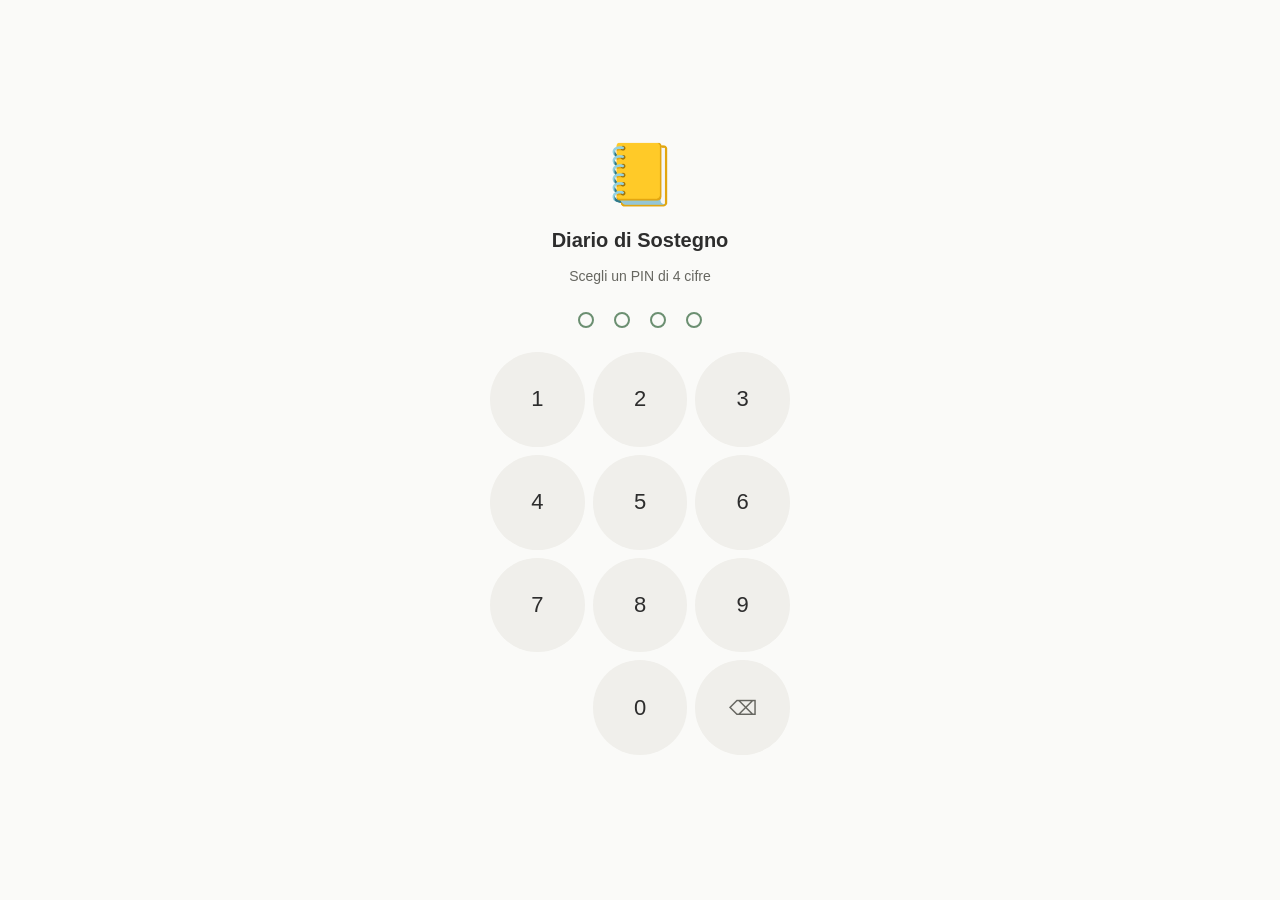
<file: index.html>
<!DOCTYPE html>
<html lang="it">
<head>
  <meta charset="UTF-8">
  <meta name="viewport" content="width=device-width, initial-scale=1, viewport-fit=cover">
  <title>Diario di Sostegno</title>

  <!-- PWA -->
  <link rel="manifest" href="manifest.json">
  <meta name="theme-color" content="#6B8F71">
  <meta name="apple-mobile-web-app-capable" content="yes">
  <meta name="apple-mobile-web-app-status-bar-style" content="default">
  <meta name="apple-mobile-web-app-title" content="Diario">
  <link rel="apple-touch-icon" href="icons/icon-180.png">

  <link rel="stylesheet" href="css/style.css">
</head>
<body>

  <!-- ===== SCHERMATA CREAZIONE PIN (primo avvio) ===== -->
  <div id="pin-setup-overlay" class="pin-overlay hidden">
    <div class="pin-box">
      <div class="pin-logo">📒</div>
      <h1 class="pin-title">Diario di Sostegno</h1>
      <p id="setup-subtitle" class="pin-subtitle">Scegli un PIN di 4 cifre</p>
      <div class="pin-dots" id="setup-dots">
        <span class="pin-dot" id="setup-dot-0"></span>
        <span class="pin-dot" id="setup-dot-1"></span>
        <span class="pin-dot" id="setup-dot-2"></span>
        <span class="pin-dot" id="setup-dot-3"></span>
      </div>
      <div id="setup-error" class="pin-error hidden"></div>
      <div class="pin-pad" id="setup-pad">
        <button class="pin-key" data-digit="1">1</button>
        <button class="pin-key" data-digit="2">2</button>
        <button class="pin-key" data-digit="3">3</button>
        <button class="pin-key" data-digit="4">4</button>
        <button class="pin-key" data-digit="5">5</button>
        <button class="pin-key" data-digit="6">6</button>
        <button class="pin-key" data-digit="7">7</button>
        <button class="pin-key" data-digit="8">8</button>
        <button class="pin-key" data-digit="9">9</button>
        <span class="pin-key pin-key--empty"></span>
        <button class="pin-key" data-digit="0">0</button>
        <button class="pin-key pin-key--del" id="setup-del">⌫</button>
      </div>
    </div>
  </div>

  <!-- ===== SCHERMATA INSERIMENTO PIN ===== -->
  <div id="pin-overlay" class="pin-overlay hidden">
    <div class="pin-box">
      <div class="pin-logo">🔒</div>
      <h1 class="pin-title">Diario di Sostegno</h1>
      <p id="pin-subtitle" class="pin-subtitle">Inserisci il PIN</p>
      <div class="pin-dots">
        <span class="pin-dot" id="pin-dot-0"></span>
        <span class="pin-dot" id="pin-dot-1"></span>
        <span class="pin-dot" id="pin-dot-2"></span>
        <span class="pin-dot" id="pin-dot-3"></span>
      </div>
      <div id="pin-error" class="pin-error hidden"></div>
      <div class="pin-pad" id="pin-pad">
        <button class="pin-key" data-digit="1">1</button>
        <button class="pin-key" data-digit="2">2</button>
        <button class="pin-key" data-digit="3">3</button>
        <button class="pin-key" data-digit="4">4</button>
        <button class="pin-key" data-digit="5">5</button>
        <button class="pin-key" data-digit="6">6</button>
        <button class="pin-key" data-digit="7">7</button>
        <button class="pin-key" data-digit="8">8</button>
        <button class="pin-key" data-digit="9">9</button>
        <span class="pin-key pin-key--empty"></span>
        <button class="pin-key" data-digit="0">0</button>
        <button class="pin-key pin-key--del" id="pin-del">⌫</button>
      </div>
    </div>
  </div>

  <!-- ===== APP PRINCIPALE ===== -->
  <div id="app" class="app hidden">

    <!-- Stack schermate secondarie (slideIn da destra) -->
    <div id="screen-stack"></div>

    <!-- Contenuto tab -->
    <main id="main-content">
      <section id="tab-home"         class="tab-content active"></section>
      <section id="tab-studenti"     class="tab-content"></section>
      <section id="tab-timeline"     class="tab-content"></section>
      <section id="tab-statistiche"  class="tab-content"></section>
      <section id="tab-impostazioni" class="tab-content"></section>
    </main>

    <!-- Navigazione inferiore -->
    <nav class="bottom-nav">
      <button class="nav-btn active" data-tab="home">
        <span class="nav-icon">🏠</span>
        <span class="nav-label">Home</span>
      </button>
      <button class="nav-btn" data-tab="studenti">
        <span class="nav-icon">👤</span>
        <span class="nav-label">Studenti</span>
      </button>
      <button class="nav-btn" data-tab="timeline">
        <span class="nav-icon">📋</span>
        <span class="nav-label">Timeline</span>
      </button>
      <button class="nav-btn" data-tab="statistiche">
        <span class="nav-icon">📊</span>
        <span class="nav-label">Statistiche</span>
      </button>
      <button class="nav-btn" data-tab="impostazioni">
        <span class="nav-icon">⚙️</span>
        <span class="nav-label">Impostazioni</span>
      </button>
    </nav>

  </div>

  <!-- Script in ordine di dipendenza -->
  <script src="js/db.js"></script>
  <script src="js/pin.js"></script>
  <script src="js/home.js"></script>
  <script src="js/students.js"></script>
  <script src="js/notes.js"></script>
  <script src="js/timeline.js"></script>
  <script src="js/stats.js"></script>
  <script src="js/deadlines.js"></script>
  <script src="js/settings.js"></script>
  <script src="js/synthesis.js"></script>
  <script src="js/app.js"></script>
</body>
</html>
</file>
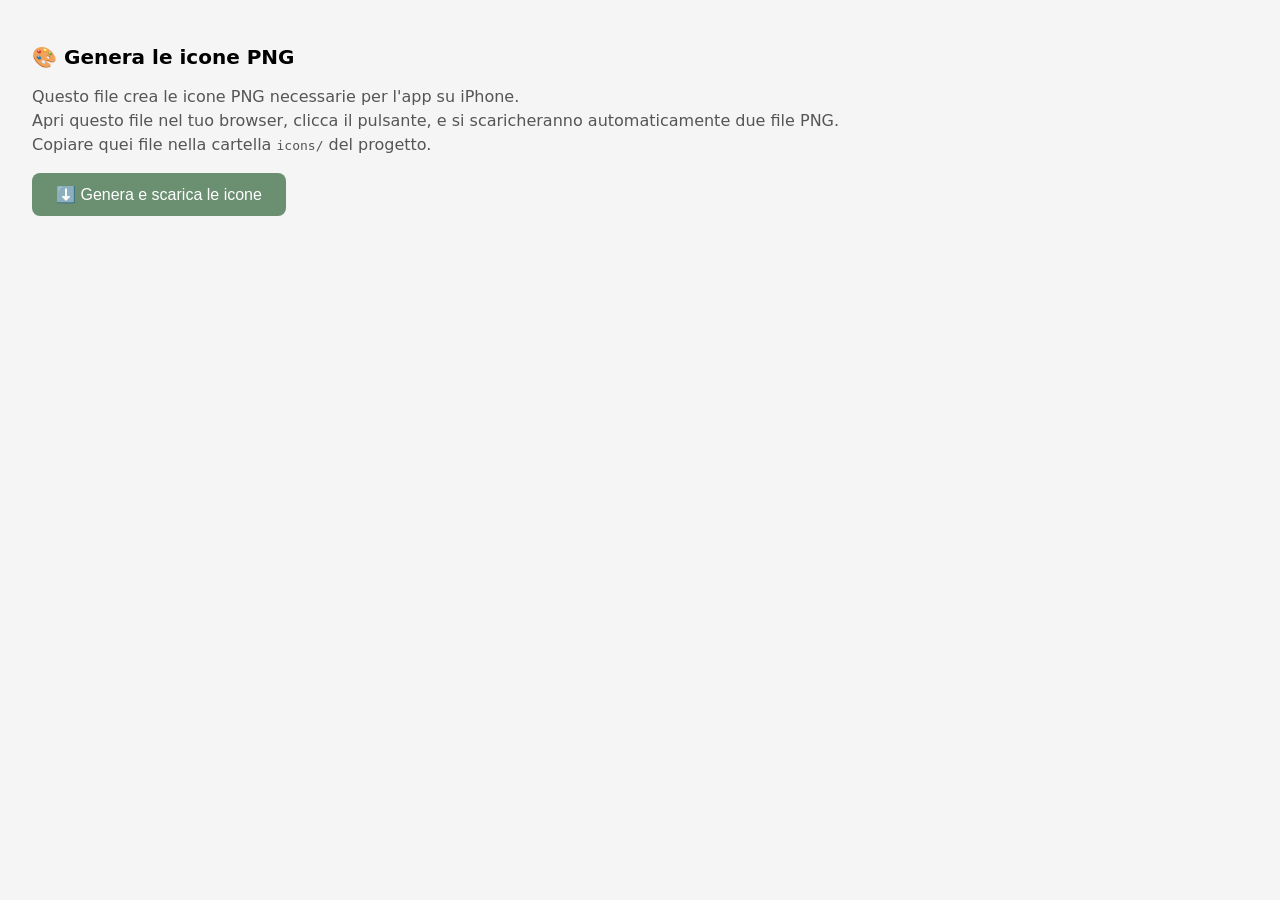
<file: icons/generate-icons.html>
<!DOCTYPE html>
<html lang="it">
<head>
  <meta charset="UTF-8">
  <title>Genera icone — Diario di Sostegno</title>
  <style>
    body { font-family: system-ui; padding: 24px; background: #f5f5f5; }
    h1 { font-size: 20px; margin-bottom: 16px; }
    p  { margin-bottom: 16px; color: #555; line-height: 1.5; }
    button { padding: 12px 24px; background: #6B8F71; color: white; border: none; border-radius: 8px; font-size: 16px; cursor: pointer; margin-right: 8px; }
    canvas { display: none; }
    .done { color: #27AE60; font-weight: bold; }
  </style>
</head>
<body>
  <h1>🎨 Genera le icone PNG</h1>
  <p>Questo file crea le icone PNG necessarie per l'app su iPhone.<br>
     Apri questo file nel tuo browser, clicca il pulsante, e si scaricheranno automaticamente due file PNG.<br>
     Copiare quei file nella cartella <code>icons/</code> del progetto.</p>

  <button onclick="generateAll()">⬇️ Genera e scarica le icone</button>
  <p id="status"></p>

  <canvas id="c192" width="192" height="192"></canvas>
  <canvas id="c512" width="512" height="512"></canvas>
  <canvas id="c180" width="180" height="180"></canvas>

  <script>
    function drawIcon(canvas) {
      const s = canvas.width;
      const ctx = canvas.getContext('2d');
      const r = s * 0.215;

      // Sfondo arrotondato
      ctx.beginPath();
      ctx.moveTo(r, 0);
      ctx.lineTo(s - r, 0);
      ctx.quadraticCurveTo(s, 0, s, r);
      ctx.lineTo(s, s - r);
      ctx.quadraticCurveTo(s, s, s - r, s);
      ctx.lineTo(r, s);
      ctx.quadraticCurveTo(0, s, 0, s - r);
      ctx.lineTo(0, r);
      ctx.quadraticCurveTo(0, 0, r, 0);
      ctx.closePath();
      ctx.fillStyle = '#6B8F71';
      ctx.fill();

      // Libro bianco
      const bx = s * 0.266, by = s * 0.188, bw = s * 0.469, bh = s * 0.586;
      ctx.fillStyle = 'rgba(255,255,255,0.95)';
      _roundRect(ctx, bx, by, bw, bh, s * 0.039);
      ctx.fill();

      // Costola
      ctx.fillStyle = '#A8C5AE';
      _roundRect(ctx, bx, by, s * 0.07, bh, s * 0.02);
      ctx.fill();

      // Righe
      ctx.fillStyle = 'rgba(107,143,113,0.5)';
      const lx = bx + s * 0.125, lw = bw - s * 0.164;
      const rows = [0.305, 0.371, 0.437, 0.503, 0.57];
      rows.forEach((y, i) => {
        _roundRect(ctx, lx, s * y, i === 2 || i === 4 ? lw * 0.83 : lw, s * 0.027, s * 0.013);
        ctx.fill();
      });
    }

    function _roundRect(ctx, x, y, w, h, r) {
      ctx.beginPath();
      ctx.moveTo(x + r, y);
      ctx.lineTo(x + w - r, y);
      ctx.quadraticCurveTo(x + w, y, x + w, y + r);
      ctx.lineTo(x + w, y + h - r);
      ctx.quadraticCurveTo(x + w, y + h, x + w - r, y + h);
      ctx.lineTo(x + r, y + h);
      ctx.quadraticCurveTo(x, y + h, x, y + h - r);
      ctx.lineTo(x, y + r);
      ctx.quadraticCurveTo(x, y, x + r, y);
      ctx.closePath();
    }

    function download(canvas, name) {
      const a = document.createElement('a');
      a.href = canvas.toDataURL('image/png');
      a.download = name;
      a.click();
    }

    function generateAll() {
      ['c192', 'c512', 'c180'].forEach(id => drawIcon(document.getElementById(id)));
      setTimeout(() => download(document.getElementById('c192'), 'icon-192.png'), 100);
      setTimeout(() => download(document.getElementById('c512'), 'icon-512.png'), 400);
      setTimeout(() => download(document.getElementById('c180'), 'icon-180.png'), 700);
      document.getElementById('status').innerHTML =
        '<span class="done">✅ Scaricati! Copia icon-192.png, icon-512.png e icon-180.png nella cartella icons/</span>';
    }
  </script>
</body>
</html>
</file>
<file: css/style.css>
/* ============================================================
   DIARIO DI SOSTEGNO — Design System
   ============================================================ */

/* ===== VARIABILI ===== */
:root {
  /* Colori principali */
  --bg:          #FAFAF8;
  --bg-card:     #F0EFEB;
  --bg-elevated: #FFFFFF;
  --accent:      #6B8F71;
  --accent-dark: #4A6B50;
  --accent-light:#A8C5AE;
  --accent2:     #7A9BB5;
  --accent2-lt:  #B5CDD9;
  --text:        #2D2D2D;
  --text-soft:   #666660;
  --text-muted:  #999994;
  --border:      #E0DFDA;
  --danger:      #C0392B;
  --danger-bg:   #FDF0EF;
  --warning:     #D68910;
  --warning-bg:  #FEF9EE;
  --success:     #27AE60;

  /* Tag */
  --tag-autonomia:     #7A9BB5;
  --tag-comunicazione: #9B7AB5;
  --tag-relazione:     #B57A9B;
  --tag-apprendimento: #6B8F71;
  --tag-comportamento: #B5956B;
  --tag-progresso:     #5B9B8B;
  --tag-difficolta:    #B5736B;

  /* Spaziatura */
  --sp-xs: 4px;
  --sp-sm: 8px;
  --sp-md: 16px;
  --sp-lg: 24px;
  --sp-xl: 32px;

  /* Tipografia */
  --font: -apple-system, BlinkMacSystemFont, 'Helvetica Neue', Arial, sans-serif;

  /* Forme */
  --r:    12px;
  --r-sm: 8px;
  --r-lg: 20px;
  --shadow:    0 2px 8px rgba(0,0,0,0.07);
  --shadow-lg: 0 4px 20px rgba(0,0,0,0.11);

  /* Layout */
  --nav-h:    64px;
  --safe-bot: env(safe-area-inset-bottom, 0px);
}

/* ===== RESET ===== */
*, *::before, *::after {
  box-sizing: border-box;
  margin: 0;
  padding: 0;
  -webkit-tap-highlight-color: transparent;
}

html, body {
  height: 100%;
  overflow: hidden;
  font-family: var(--font);
  font-size: 16px;
  color: var(--text);
  background: var(--bg);
  -webkit-font-smoothing: antialiased;
}

button {
  font-family: var(--font);
  cursor: pointer;
  border: none;
  background: none;
  color: inherit;
  -webkit-appearance: none;
}

input, textarea, select {
  font-family: var(--font);
  font-size: 16px; /* evita zoom su iOS */
  color: var(--text);
  border: 1.5px solid var(--border);
  border-radius: var(--r-sm);
  background: var(--bg-elevated);
  outline: none;
  width: 100%;
  padding: 10px var(--sp-md);
  -webkit-appearance: none;
  appearance: none;
}

input:focus, textarea:focus, select:focus {
  border-color: var(--accent);
}

textarea {
  resize: vertical;
  min-height: 90px;
  line-height: 1.5;
}

/* ===== UTILITY ===== */
.hidden { display: none !important; }

/* ===== PIN OVERLAY ===== */
.pin-overlay {
  position: fixed;
  inset: 0;
  background: var(--bg);
  z-index: 9000;
  display: flex;
  align-items: center;
  justify-content: center;
  padding: var(--sp-md);
  padding-bottom: calc(var(--sp-md) + var(--safe-bot));
}

.pin-box {
  width: 100%;
  max-width: 300px;
  display: flex;
  flex-direction: column;
  align-items: center;
  gap: var(--sp-md);
}

.pin-logo {
  font-size: 60px;
  line-height: 1;
  margin-bottom: var(--sp-sm);
}

.pin-title {
  font-size: 20px;
  font-weight: 700;
  text-align: center;
  color: var(--text);
}

.pin-subtitle {
  font-size: 14px;
  color: var(--text-soft);
  text-align: center;
  min-height: 20px;
}

.pin-dots {
  display: flex;
  gap: 20px;
  margin: var(--sp-sm) 0;
}

.pin-dot {
  width: 16px;
  height: 16px;
  border-radius: 50%;
  border: 2px solid var(--accent);
  background: transparent;
  transition: background 0.15s;
}

.pin-dot.filled {
  background: var(--accent);
}

.pin-error {
  color: var(--danger);
  font-size: 13px;
  text-align: center;
  min-height: 18px;
}

.pin-error.shake {
  animation: shake 0.3s ease;
}

@keyframes shake {
  0%, 100% { transform: translateX(0); }
  25%       { transform: translateX(-8px); }
  75%       { transform: translateX(8px); }
}

.pin-pad {
  display: grid;
  grid-template-columns: repeat(3, 1fr);
  gap: var(--sp-sm);
  width: 100%;
}

.pin-key {
  aspect-ratio: 1;
  border-radius: 50%;
  font-size: 22px;
  font-weight: 500;
  color: var(--text);
  background: var(--bg-card);
  border: none;
  transition: background 0.1s, transform 0.08s;
  display: flex;
  align-items: center;
  justify-content: center;
  user-select: none;
}

.pin-key:active:not(:disabled) {
  background: var(--accent-light);
  transform: scale(0.92);
}

.pin-key:disabled { opacity: 0.35; }

.pin-key--empty {
  background: transparent;
  pointer-events: none;
}

.pin-key--del {
  font-size: 20px;
  color: var(--text-soft);
}

/* ===== APP SHELL ===== */
.app {
  display: flex;
  flex-direction: column;
  position: fixed;
  inset: 0;
}

#main-content {
  flex: 1;
  overflow: hidden;
  position: relative;
}

.tab-content {
  display: none;
  position: absolute;
  inset: 0;
  overflow-y: auto;
  -webkit-overflow-scrolling: touch;
  padding-bottom: var(--sp-md);
}

.tab-content.active {
  display: block;
}

/* ===== NAVIGAZIONE INFERIORE ===== */
.bottom-nav {
  display: flex;
  background: var(--bg-elevated);
  border-top: 1px solid var(--border);
  padding-bottom: var(--safe-bot);
  flex-shrink: 0;
}

.nav-btn {
  flex: 1;
  display: flex;
  flex-direction: column;
  align-items: center;
  justify-content: center;
  gap: 2px;
  padding: 8px 0 10px;
  color: var(--text-muted);
  font-size: 11px;
  transition: color 0.15s;
}

.nav-btn.active {
  color: var(--accent);
}

.nav-icon {
  font-size: 22px;
  line-height: 1;
}

.nav-label {
  font-size: 10px;
  font-weight: 500;
}

/* ===== SCREEN STACK (schermate secondarie) ===== */
#screen-stack {
  position: fixed;
  inset: 0;
  z-index: 100;
  pointer-events: none;
}

.screen {
  position: absolute;
  inset: 0;
  background: var(--bg);
  transform: translateX(100%);
  transition: transform 0.28s cubic-bezier(0.4, 0, 0.2, 1);
  overflow-y: auto;
  pointer-events: all;
  -webkit-overflow-scrolling: touch;
  display: flex;
  flex-direction: column;
}

.screen.visible {
  transform: translateX(0);
}

/* ===== INTESTAZIONE PAGINA ===== */
.page-header {
  position: sticky;
  top: 0;
  background: var(--bg);
  z-index: 10;
  display: flex;
  align-items: center;
  gap: var(--sp-sm);
  padding: var(--sp-md);
  border-bottom: 1px solid var(--border);
  min-height: 56px;
}

.page-header h2 {
  font-size: 18px;
  font-weight: 700;
  flex: 1;
}

.back-btn {
  display: flex;
  align-items: center;
  gap: 4px;
  color: var(--accent);
  font-size: 15px;
  font-weight: 500;
  padding: var(--sp-sm) var(--sp-sm) var(--sp-sm) 0;
}

.page-body {
  padding: var(--sp-md);
  display: flex;
  flex-direction: column;
  gap: var(--sp-md);
  flex: 1;
}

/* ===== CARD ===== */
.card {
  background: var(--bg-elevated);
  border-radius: var(--r);
  padding: var(--sp-md);
  box-shadow: var(--shadow);
}

.card-title {
  font-size: 15px;
  font-weight: 700;
  margin-bottom: var(--sp-sm);
  color: var(--text);
}

/* ===== BOTTONI ===== */
.btn {
  display: flex;
  align-items: center;
  justify-content: center;
  gap: var(--sp-sm);
  padding: 14px var(--sp-lg);
  border-radius: var(--r);
  font-size: 16px;
  font-weight: 600;
  border: none;
  cursor: pointer;
  transition: opacity 0.15s, transform 0.08s;
  width: 100%;
  text-align: center;
  -webkit-appearance: none;
}

.btn:active {
  opacity: 0.82;
  transform: scale(0.98);
}

.btn--primary   { background: var(--accent);  color: white; }
.btn--secondary { background: var(--bg-card); color: var(--text); }
.btn--danger    { background: var(--danger);  color: white; }
.btn--outline   { background: transparent; color: var(--accent); border: 1.5px solid var(--accent); }

.btn--sm {
  padding: 9px var(--sp-md);
  font-size: 14px;
  width: auto;
}

.btn:disabled {
  opacity: 0.4;
  pointer-events: none;
}

/* ===== FORM ===== */
.form-group {
  display: flex;
  flex-direction: column;
  gap: 6px;
}

.form-label {
  font-size: 13px;
  font-weight: 600;
  color: var(--text-soft);
  letter-spacing: 0.01em;
}

.form-hint {
  font-size: 12px;
  color: var(--text-muted);
  line-height: 1.4;
}

.form-row {
  display: grid;
  grid-template-columns: 1fr 1fr;
  gap: var(--sp-md);
}

/* ===== TAG ===== */
.tag {
  display: inline-flex;
  align-items: center;
  padding: 3px 10px;
  border-radius: 100px;
  font-size: 12px;
  font-weight: 600;
  color: white;
  white-space: nowrap;
}

.tag--autonomia     { background: var(--tag-autonomia); }
.tag--comunicazione { background: var(--tag-comunicazione); }
.tag--relazione     { background: var(--tag-relazione); }
.tag--apprendimento { background: var(--tag-apprendimento); }
.tag--comportamento { background: var(--tag-comportamento); }
.tag--progresso     { background: var(--tag-progresso); }
.tag--difficolta    { background: var(--tag-difficolta); }

/* ===== SELETTORE TAG ===== */
.tag-selector {
  display: flex;
  flex-wrap: wrap;
  gap: var(--sp-sm);
}

.tag-btn {
  padding: 7px 14px;
  border-radius: 100px;
  font-size: 13px;
  font-weight: 500;
  border: 1.5px solid var(--border);
  color: var(--text-soft);
  background: var(--bg-elevated);
  transition: all 0.14s;
  cursor: pointer;
}

.tag-btn:active { transform: scale(0.95); }

.tag-btn.sel { color: white; border-color: transparent; }
.tag-btn[data-tag="Autonomia"].sel     { background: var(--tag-autonomia); }
.tag-btn[data-tag="Comunicazione"].sel { background: var(--tag-comunicazione); }
.tag-btn[data-tag="Relazione"].sel     { background: var(--tag-relazione); }
.tag-btn[data-tag="Apprendimento"].sel { background: var(--tag-apprendimento); }
.tag-btn[data-tag="Comportamento"].sel { background: var(--tag-comportamento); }
.tag-btn[data-tag="Progresso"].sel     { background: var(--tag-progresso); }
.tag-btn[data-tag="Difficoltà"].sel    { background: var(--tag-difficolta); }

/* ===== AVVISI ===== */
.alert {
  display: flex;
  align-items: flex-start;
  gap: var(--sp-sm);
  padding: var(--sp-md);
  border-radius: var(--r);
  font-size: 13px;
  line-height: 1.5;
}

.alert--warning {
  background: var(--warning-bg);
  color: #8C5E00;
  border-left: 3px solid var(--warning);
}

.alert--danger {
  background: var(--danger-bg);
  color: var(--danger);
  border-left: 3px solid var(--danger);
}

.alert--info {
  background: #EEF4FA;
  color: #3A6B8F;
  border-left: 3px solid var(--accent2);
}

.alert--success {
  background: #EBF7F1;
  color: #1A7A45;
  border-left: 3px solid var(--success);
}

/* ===== GRIGLIA STUDENTI (Home) ===== */
.student-grid {
  display: grid;
  grid-template-columns: 1fr 1fr;
  gap: var(--sp-sm);
  padding: var(--sp-md);
}

.student-tile {
  background: var(--bg-elevated);
  border-radius: var(--r);
  padding: var(--sp-md);
  box-shadow: var(--shadow);
  display: flex;
  flex-direction: column;
  gap: 3px;
  min-height: 76px;
  justify-content: center;
  transition: background 0.12s, transform 0.08s;
  text-align: left;
  border: none;
  cursor: pointer;
  width: 100%;
}

.student-tile:active {
  background: var(--bg-card);
  transform: scale(0.96);
}

.student-tile-name {
  font-size: 16px;
  font-weight: 700;
  color: var(--text);
}

.student-tile-class {
  font-size: 12px;
  color: var(--text-soft);
}

/* ===== LISTA GENERICA ===== */
.list-block {
  background: var(--bg-elevated);
  border-radius: var(--r);
  overflow: hidden;
  box-shadow: var(--shadow);
}

.list-item {
  display: flex;
  align-items: center;
  gap: var(--sp-md);
  padding: 14px var(--sp-md);
  border-bottom: 1px solid var(--border);
  cursor: pointer;
  transition: background 0.1s;
  text-align: left;
  width: 100%;
  background: none;
  border-left: none;
  border-right: none;
  border-top: none;
  font-family: var(--font);
  font-size: 16px;
}

.list-item:last-child { border-bottom: none; }
.list-item:active     { background: var(--bg-card); }

.list-item-content { flex: 1; min-width: 0; }

.list-item-title {
  font-size: 15px;
  font-weight: 600;
  color: var(--text);
  overflow: hidden;
  text-overflow: ellipsis;
  white-space: nowrap;
}

.list-item-sub {
  font-size: 12px;
  color: var(--text-soft);
  margin-top: 2px;
}

.list-item-arrow {
  color: var(--text-muted);
  font-size: 18px;
  flex-shrink: 0;
}

/* ===== IMPOSTAZIONI ===== */
.settings-section-title {
  font-size: 11px;
  font-weight: 700;
  color: var(--text-muted);
  text-transform: uppercase;
  letter-spacing: 0.08em;
  padding: var(--sp-sm) var(--sp-md) var(--sp-xs);
  margin-top: var(--sp-sm);
}

.settings-row {
  display: flex;
  align-items: center;
  padding: 14px var(--sp-md);
  background: var(--bg-elevated);
  border-bottom: 1px solid var(--border);
  gap: var(--sp-md);
  min-height: 52px;
}

.settings-row:last-child { border-bottom: none; }

.settings-row-label {
  flex: 1;
  font-size: 15px;
  color: var(--text);
}

.settings-row-value {
  font-size: 14px;
  color: var(--text-soft);
  flex-shrink: 0;
}

.settings-row-btn {
  color: var(--accent);
  font-size: 15px;
  font-weight: 500;
  flex-shrink: 0;
  padding: var(--sp-xs) var(--sp-sm);
  cursor: pointer;
  border: none;
  background: none;
  font-family: var(--font);
}

/* ===== NOTA CARD ===== */
.note-card {
  background: var(--bg-elevated);
  border-radius: var(--r);
  padding: var(--sp-md);
  box-shadow: var(--shadow);
  display: flex;
  flex-direction: column;
  gap: var(--sp-sm);
}

.note-card-meta {
  display: flex;
  justify-content: space-between;
  align-items: center;
  font-size: 12px;
  color: var(--text-muted);
}

.note-card-text {
  font-size: 14px;
  line-height: 1.6;
  color: var(--text);
}

.note-card-tags {
  display: flex;
  flex-wrap: wrap;
  gap: 4px;
}

.note-card-actions {
  display: flex;
  gap: var(--sp-sm);
  justify-content: flex-end;
  margin-top: 4px;
}

.note-card-action-btn {
  font-size: 13px;
  color: var(--text-muted);
  padding: 4px var(--sp-sm);
  border: none;
  background: none;
  font-family: var(--font);
  cursor: pointer;
}

.note-card-action-btn.del { color: var(--danger); }

/* ===== SCADENZE ===== */
.deadline-row {
  display: flex;
  align-items: center;
  gap: var(--sp-md);
  padding: 12px var(--sp-md);
  background: var(--bg-elevated);
  border-radius: var(--r);
  box-shadow: var(--shadow);
}

.deadline-cal {
  display: flex;
  flex-direction: column;
  align-items: center;
  min-width: 44px;
}

.deadline-day {
  font-size: 24px;
  font-weight: 800;
  line-height: 1;
  color: var(--accent);
}

.deadline-mon {
  font-size: 10px;
  font-weight: 600;
  color: var(--text-muted);
  text-transform: uppercase;
  letter-spacing: 0.05em;
}

.deadline-info { flex: 1; min-width: 0; }

.deadline-type {
  font-size: 14px;
  font-weight: 600;
  color: var(--text);
}

.deadline-student {
  font-size: 12px;
  color: var(--text-soft);
  margin-top: 2px;
}

/* ===== BADGE / PILLOLA ===== */
.badge {
  display: inline-flex;
  align-items: center;
  justify-content: center;
  min-width: 20px;
  height: 20px;
  padding: 0 6px;
  border-radius: 100px;
  font-size: 11px;
  font-weight: 700;
  background: var(--accent);
  color: white;
  flex-shrink: 0;
}

.badge--warn { background: var(--warning); }

/* ===== STATO VUOTO ===== */
.empty-state {
  display: flex;
  flex-direction: column;
  align-items: center;
  justify-content: center;
  gap: var(--sp-md);
  padding: 48px var(--sp-md) var(--sp-md);
  text-align: center;
}

.empty-icon   { font-size: 56px; line-height: 1; }
.empty-title  { font-size: 18px; font-weight: 700; }
.empty-text   { font-size: 14px; color: var(--text-soft); max-width: 240px; line-height: 1.6; }

/* ===== FAB (pulsante flottante) ===== */
.fab {
  position: fixed;
  bottom: calc(var(--nav-h) + var(--sp-md) + var(--safe-bot));
  right: var(--sp-md);
  width: 56px;
  height: 56px;
  border-radius: 50%;
  background: var(--accent);
  color: white;
  font-size: 28px;
  display: flex;
  align-items: center;
  justify-content: center;
  box-shadow: var(--shadow-lg);
  z-index: 50;
  transition: transform 0.08s;
  border: none;
  cursor: pointer;
}

.fab:active { transform: scale(0.92); }

/* ===== MODALE ===== */
.modal-backdrop {
  position: fixed;
  inset: 0;
  background: rgba(0,0,0,0.38);
  z-index: 500;
  display: flex;
  align-items: flex-end;
  padding: var(--sp-sm);
  padding-bottom: calc(var(--sp-sm) + var(--safe-bot));
}

.modal {
  background: var(--bg-elevated);
  border-radius: var(--r-lg) var(--r-lg) var(--r) var(--r);
  padding: var(--sp-lg);
  width: 100%;
  max-width: 480px;
  margin: 0 auto;
  display: flex;
  flex-direction: column;
  gap: var(--sp-md);
  animation: slideUp 0.22s cubic-bezier(0.4,0,0.2,1);
}

@keyframes slideUp {
  from { transform: translateY(100%); opacity: 0; }
  to   { transform: translateY(0);    opacity: 1; }
}

.modal-title { font-size: 18px; font-weight: 700; }
.modal-body  { font-size: 14px; color: var(--text-soft); line-height: 1.6; }

/* ===== SEZIONE HOME ===== */
.home-header {
  padding: var(--sp-lg) var(--sp-md) var(--sp-sm);
}

.home-greeting {
  font-size: 22px;
  font-weight: 800;
  color: var(--text);
}

.home-date {
  font-size: 13px;
  color: var(--text-soft);
  margin-top: 2px;
}

.section-label {
  font-size: 11px;
  font-weight: 700;
  color: var(--text-muted);
  text-transform: uppercase;
  letter-spacing: 0.08em;
  padding: var(--sp-sm) var(--sp-md) var(--sp-xs);
}

/* ===== FILTRI ===== */
.filter-bar {
  display: flex;
  gap: var(--sp-sm);
  padding: var(--sp-sm) var(--sp-md);
  overflow-x: auto;
  -webkit-overflow-scrolling: touch;
  scrollbar-width: none;
}

.filter-bar::-webkit-scrollbar { display: none; }

.filter-chip {
  padding: 6px 14px;
  border-radius: 100px;
  font-size: 13px;
  font-weight: 500;
  white-space: nowrap;
  border: 1.5px solid var(--border);
  color: var(--text-soft);
  background: var(--bg-elevated);
  cursor: pointer;
  transition: all 0.12s;
  flex-shrink: 0;
}

.filter-chip.active {
  background: var(--accent);
  color: white;
  border-color: transparent;
}

/* ===== DIVISORE ===== */
hr {
  border: none;
  border-top: 1px solid var(--border);
  margin: var(--sp-sm) 0;
}

/* ===== ABC BLOCCO ===== */
.abc-block {
  border: 1.5px solid var(--border);
  border-radius: var(--r);
  overflow: hidden;
}

.abc-toggle {
  display: flex;
  align-items: center;
  justify-content: space-between;
  padding: 12px var(--sp-md);
  background: var(--bg-card);
  font-size: 14px;
  font-weight: 600;
  color: var(--text-soft);
  cursor: pointer;
  border: none;
  width: 100%;
  font-family: var(--font);
}

.abc-toggle .abc-arrow {
  font-size: 12px;
  transition: transform 0.2s;
}

.abc-toggle[aria-expanded="true"] .abc-arrow {
  transform: rotate(180deg);
}

.abc-fields {
  padding: var(--sp-md);
  display: flex;
  flex-direction: column;
  gap: var(--sp-md);
  background: var(--bg-elevated);
}

/* ===== PULSANTE TIPO SCADENZA ===== */
.dl-type-btn {
  padding: 12px 8px;
  border-radius: var(--r);
  font-size: 13px;
  font-weight: 600;
  border: 1.5px solid var(--border);
  color: var(--text-soft);
  background: var(--bg-elevated);
  text-align: center;
  cursor: pointer;
  transition: all 0.14s;
  font-family: var(--font);
  line-height: 1.3;
}

.dl-type-btn:active { transform: scale(0.96); }

.dl-type-btn.sel {
  background: var(--accent);
  color: white;
  border-color: var(--accent);
}

/* ===== SPINNER ===== */
.spinner {
  width: 24px;
  height: 24px;
  border: 3px solid var(--border);
  border-top-color: var(--accent);
  border-radius: 50%;
  animation: spin 0.7s linear infinite;
  margin: auto;
}

@keyframes spin {
  to { transform: rotate(360deg); }
}
</file>
